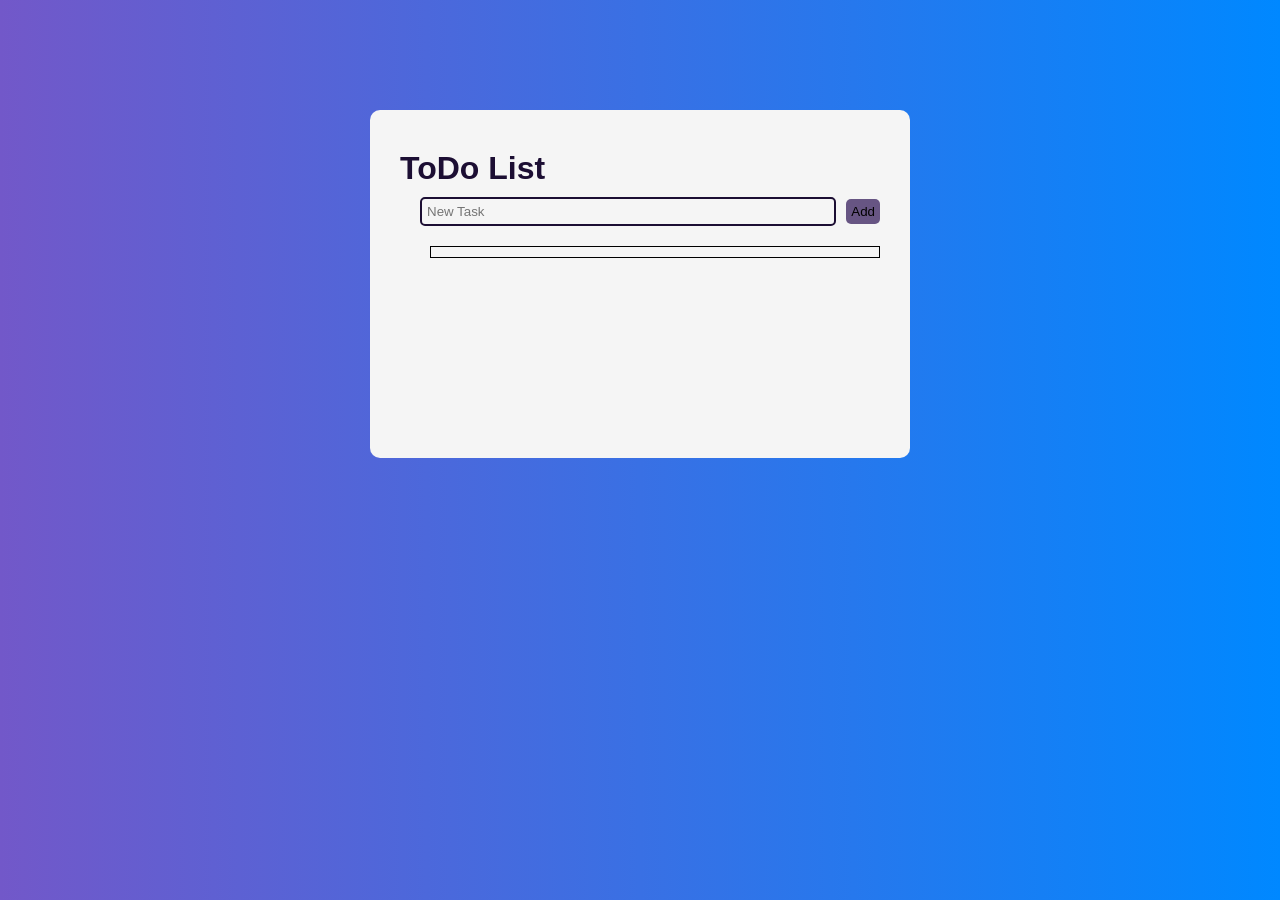
<file: lab3/index.html>
<!DOCTYPE html>
<html lang="en">
<head>
    <meta charset="UTF-8">
    <meta name="viewport" content="width=device-width, initial-scale=1.0">
    <link rel="stylesheet" href="style.css">
    <title>Document</title>
</head>
<body>
    
    
    <div class="container">
        <div class="to-do">
            <h1>ToDo List </h1>
            <div class="first">
                <input type="text" id="input-box" placeholder="New Task">
                <button onclick="addTask()">Add</button>
            </div>
            <ul id="list">
                <!-- <li class="checked">
                  <input type="checkbox" id="First-thing" value="First thing">
                  <label for="First-thing">First thing</label>
                  <span class="trash-icon">🗑️</span>
                </li>
                <li>
                  <input type="checkbox" id="Second-thing" value="Second thing">
                  <label for="Second-thing">Second thing</label>
                  <span class="trash-icon">🗑️</span>
                </li>
                <li>
                  <input type="checkbox" id="Third-thing" value="Third thing">
                  <label for="Third-thing">Third thing</label>
                  <span class="trash-icon">🗑️</span>
                </li> -->
              </ul>
        </div>
    </div>

</div>
<script src="script.js"></script>
</body>
</html>
</file>
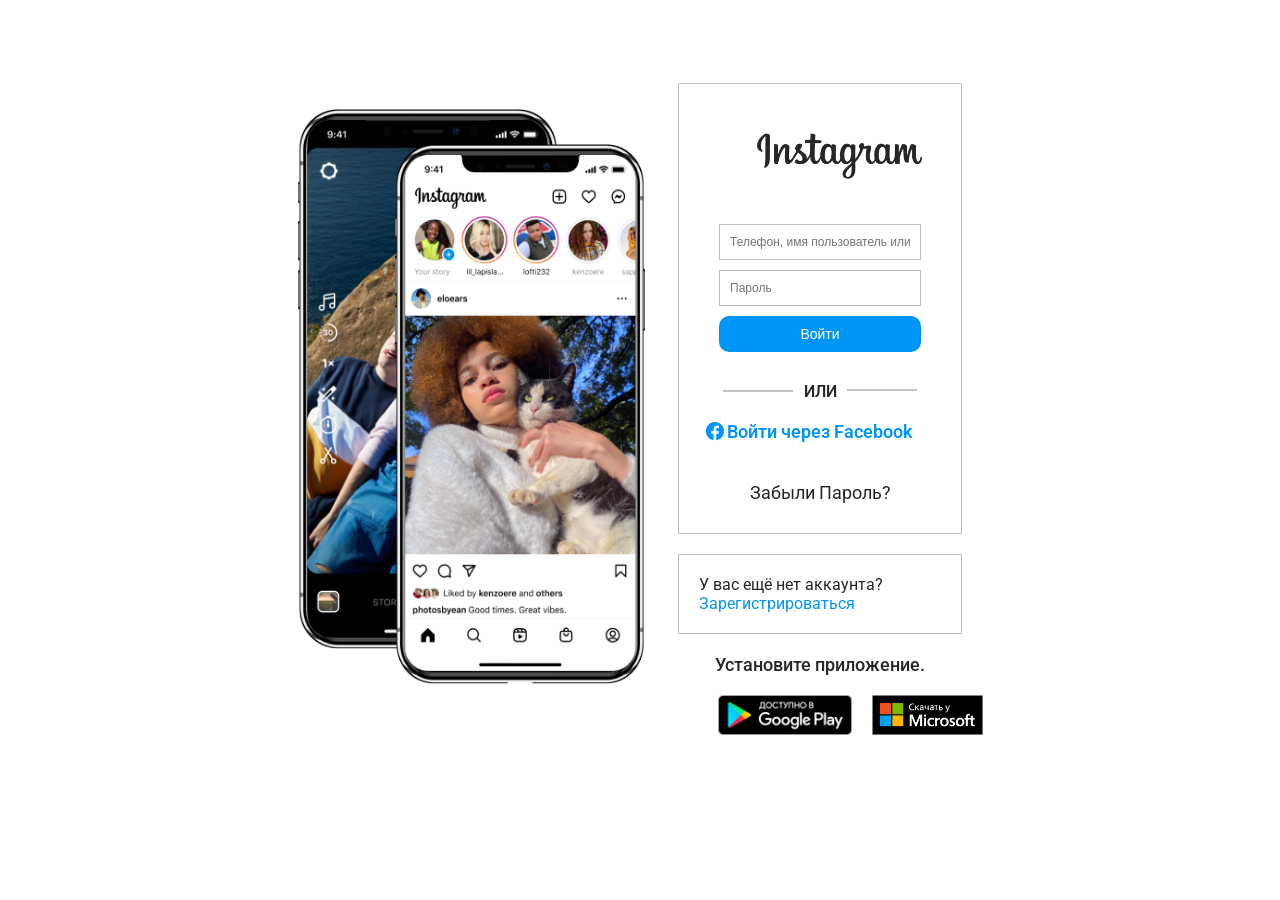
<file: lab2/task2/index.html>
<!DOCTYPE html>
<html lang="en">
<head>
    <meta charset="UTF-8">
    <title>Instagram</title>
    <link rel="stylesheet" href="style.css">
    <link href='https://unpkg.com/boxicons@2.1.4/css/boxicons.min.css' rel='stylesheet'>

</head>
<body>
<section id="main">
    <div class="container">
        <div class="content">
            <div class="left-side">
                <div class="iphone">
                    <img src="img/iphone.png" alt="">
                    <div class="img1">
                        <img src="img/screenshot1.png" alt="">
                    </div>
                </div>
                <div class="iphone2">
                    <img src="img/iphone.png" alt="">
                    <div class="img2">
                        <img src="img/screenshot4.png" alt="">
                    </div>

                </div>


            </div>
            <div class="right-side">
                <div class="right1">
                    <div class="title">
                        <img src="img/logoinst.png" alt="">    
                    </div>
                    <form>
                        <div class="mb-3">
                            <input type="email" class="form-control" placeholder="Телефон, имя пользователь или эл. адрес" id="exampleInputEmail1"
                                   aria-describedby="emailHelp">
                        </div>
                        <div class="mb-3">
                            <input type="password" placeholder="Пароль" class="form-control"
                                   id="exampleInputPassword1">
                        </div>
                        <div class="btn">
                            <button type="submit" class="button">Войти</button>
                        </div>
                    </form>
                    <div class="anyWord">
                        <span class="span1"></span>
                        <p>ИЛИ</p>
                        <span class="span2"></span>
                        <div class="span3">
                            <a href="#"><i class='bx bxl-facebook-circle'></i>Войти через Facebook</a>
                        </div>
                        <h5>Забыли Пароль?</h5>
                    </div>
                </div>
                <div class="right2">
                    <p>У вас ещё нет аккаунта? <span>Зарегистрироваться</span></p>
                </div>
                <div class="right3">
                    <p>Установите приложение.</p>
                    <div class="lastimg">
                        <img style='width: 134px height=40px' src="img/playmark.png" alt="">
                        <img src="img/microsoft.png" alt="">
                    </div>
                </div>
            </div>
        </div>
    </div>
</section>
</body>
</html>
</file>
<file: lab3/style.css>
* {
    margin: 0;
    padding: 0;
    font-family: 'Poppins', sans-serif;
    box-sizing: border-box;
}
.container {
    width: 100%;
    min-height: 100vh;
    background: linear-gradient(to right, rgb(114, 88, 201), rgb(0, 136, 255));
    padding: 10px;
}
.to-do {
    width: 100%;
    max-width: 540px;
    background: whitesmoke;
    margin: 100px auto 20px;
    padding: 40px 30px 200px;
    border-radius: 10px;
}
.to-do h1 {
    color: rgb(28, 14, 51);
    display: flex;
    align-items: center;
}
.first {
    display: flex;
    align-items: center;
    justify-content: space-between;
    padding-left: 20px;
    margin-top: 10px;
}
input {
    flex: 1;
    outline: none;
    background: transparent;
    padding: 5px;
    border-radius: 5px;
    border: 2px solid rgb(28, 14, 51);
}
button {
    border: none;
    outline: none;
    padding: 5px 5px;
    background-color: rgb(103, 85, 131);
    border-radius: 5px;
    margin-left: 10px;
}
#list {
    margin-top: 20px;
    margin-left: 30px;
    list-style: none;
    padding-bottom: 10px;
    border: 1px solid black;
    
}
li {
    display: flex;
    align-items: center;
    justify-content: space-between;
    list-style: none;
    padding: 8px;
    border-bottom: 1px solid black;
   
}
#list li span{
    text-align: left;
}

li:last-child {
    border-bottom: none;
}
.trash-icon {
    padding-left: 10px;
    cursor: pointer;
}
ul li span.checked {
    text-decoration: line-through;
}

ul li .trash-icon:hover {
    background-color: red;
    cursor: pointer;
}

ul li .trash-icon {
    padding-left: 10px;
     margin-left: 10px;
}
</file>
<file: lab2/task2/style.css>
@import url('https://fonts.googleapis.com/css2?family=Roboto:ital,wght@0,100..900;1,100..900&display=swap');
*{
    margin: 0;
    padding: 0;
    box-sizing: border-box;
}
body {
    background-color: white;
    font-family: -apple-system, BlinkMacSystemFont, 'Segoe UI', Roboto, Helvetica, Arial, sans-serif;
    color: #262626;
    min-height: 100vh;
    display: flex;
    flex-direction: column;
}

.container{
    padding: 0 40px;
}
.iphone img{
    height: 540px;
    width: 260px;
    position: relative;
}
.iphone2 img{
    height: 540px;
    width: 250px;
    position: absolute;
    margin: 35px 0px 0px -163px;
    z-index: 3;
}

.left-side {
    display: flex;
    margin-bottom: 100px;
}

.img1 img{
    position: absolute;
    width: 231px;
    height: 518px;
    margin: 45px 0px 0px -153px;
    z-index: 4;
}
.img2 img{
    position: absolute;
    width: 241px;
    height: 519px;
    margin: 10px 0px 0px -251px;
    z-index: 2;
}

.content{
    display: flex;
    justify-content: center;
    align-items: center;
    padding-top: 7vh;
}

.iphone, .iphone2{
    display: flex;
}

.footer-content ul {
    display: flex;
    gap: 20px;
    text-align: center;
}
.footer-content ul li a {
    text-decoration: none;
    list-style: none;
    text-align: center;
    font-size: 25px;
}
.footer-content ul li{
    text-align: center;
    text-decoration: none;
    list-style: none;
}

.footer-content{
    text-align: center;
}

.right-side{
    display: block;
    padding: 20px;
    width: 27%;
    margin-left: 100px;
}
.right1{
    border: 1px solid silver;
    padding: 0 25px;
    
}
.right2{
    border: 1px solid silver;
    padding: 20px;
    margin-top: 20px;
    
}

.title{
    text-align: center;
    font-size: 30px;
    padding: 35px 0;
    font-style: italic;
}
.mb-3{
    padding: 5px 15px;
}


.right1 input{
    width: 100%;

    border: 1px solid silver;
    font-size: 12px;
    padding: 10px;
}
.right-side button{
    width: 100%;
    color: white;
    background-color: #0095F6;
    padding: 10px 15px;
    border-radius: 10px;
    border: none;
    font-weight: 500;
    font-size: 14px;
    cursor: pointer;
}
.btn{
    padding: 5px 15px;
    padding-bottom: 20px;
}

.anyWord{
    text-align: center;
    padding: 10px;
}
.anyWord p{
    position: relative;
    font-size: 16px;
    font-weight: 600;

}
.span2{
    height: 2px;
    width: 70px;
    background-color: silver;
    position: absolute;
    z-index: 5;
    margin: -11px 0 0 -97px;
}
.span1{
    height: 2px;
    width: 70px;
    background-color: silver;
    position: absolute;
    z-index: 5;
    margin: 7px 0 0 27px;
}

.span3 a{
    display: inline-block;
    text-decoration: none;
    color: #0095F6;
    font-size: 18px;
    padding: 20px 0;
    font-weight: 600;
    text-align: center;
    align-items: center;
    position: relative;
    transition: 0.2s;
}
.span3 a:hover{
    color: #d5c0a8;
}
.span3 i{
   position: absolute;
    margin: -1px 0 0 -23px;
    font-size: 22px;
}

.right-side h5{
    padding: 20px 0;
    font-size: 18px;
    font-weight: 400;
}

.right-side h5:hover{
    cursor: pointer;
}

.right2{
    font-size: 16px;
}
.right2 span{
    color: #0095F6;
    cursor: pointer;
}
.lastimg :first-child{
    width: 140px;
    height: 40px;
    cursor: pointer;
}
.lastimg :last-child{
    width: 140px;
    height: 40px;
    cursor: pointer;
}
.lastimg{
    display: flex;
    padding: 20px;
    gap: 20px;
}

.right3{
    padding: 20px;
}
.right3 p{
    text-align: center;
    font-size: 18px;
    font-weight: 500;
}

.title{
    width: 175px;
    height: 51px;
    position: relative;
    padding-top: 100px;
}

.title img {
    width: 175px;
    height: 60px;
    position: absolute;
    margin: -60px 0px 0px -40px;
}
</file>
